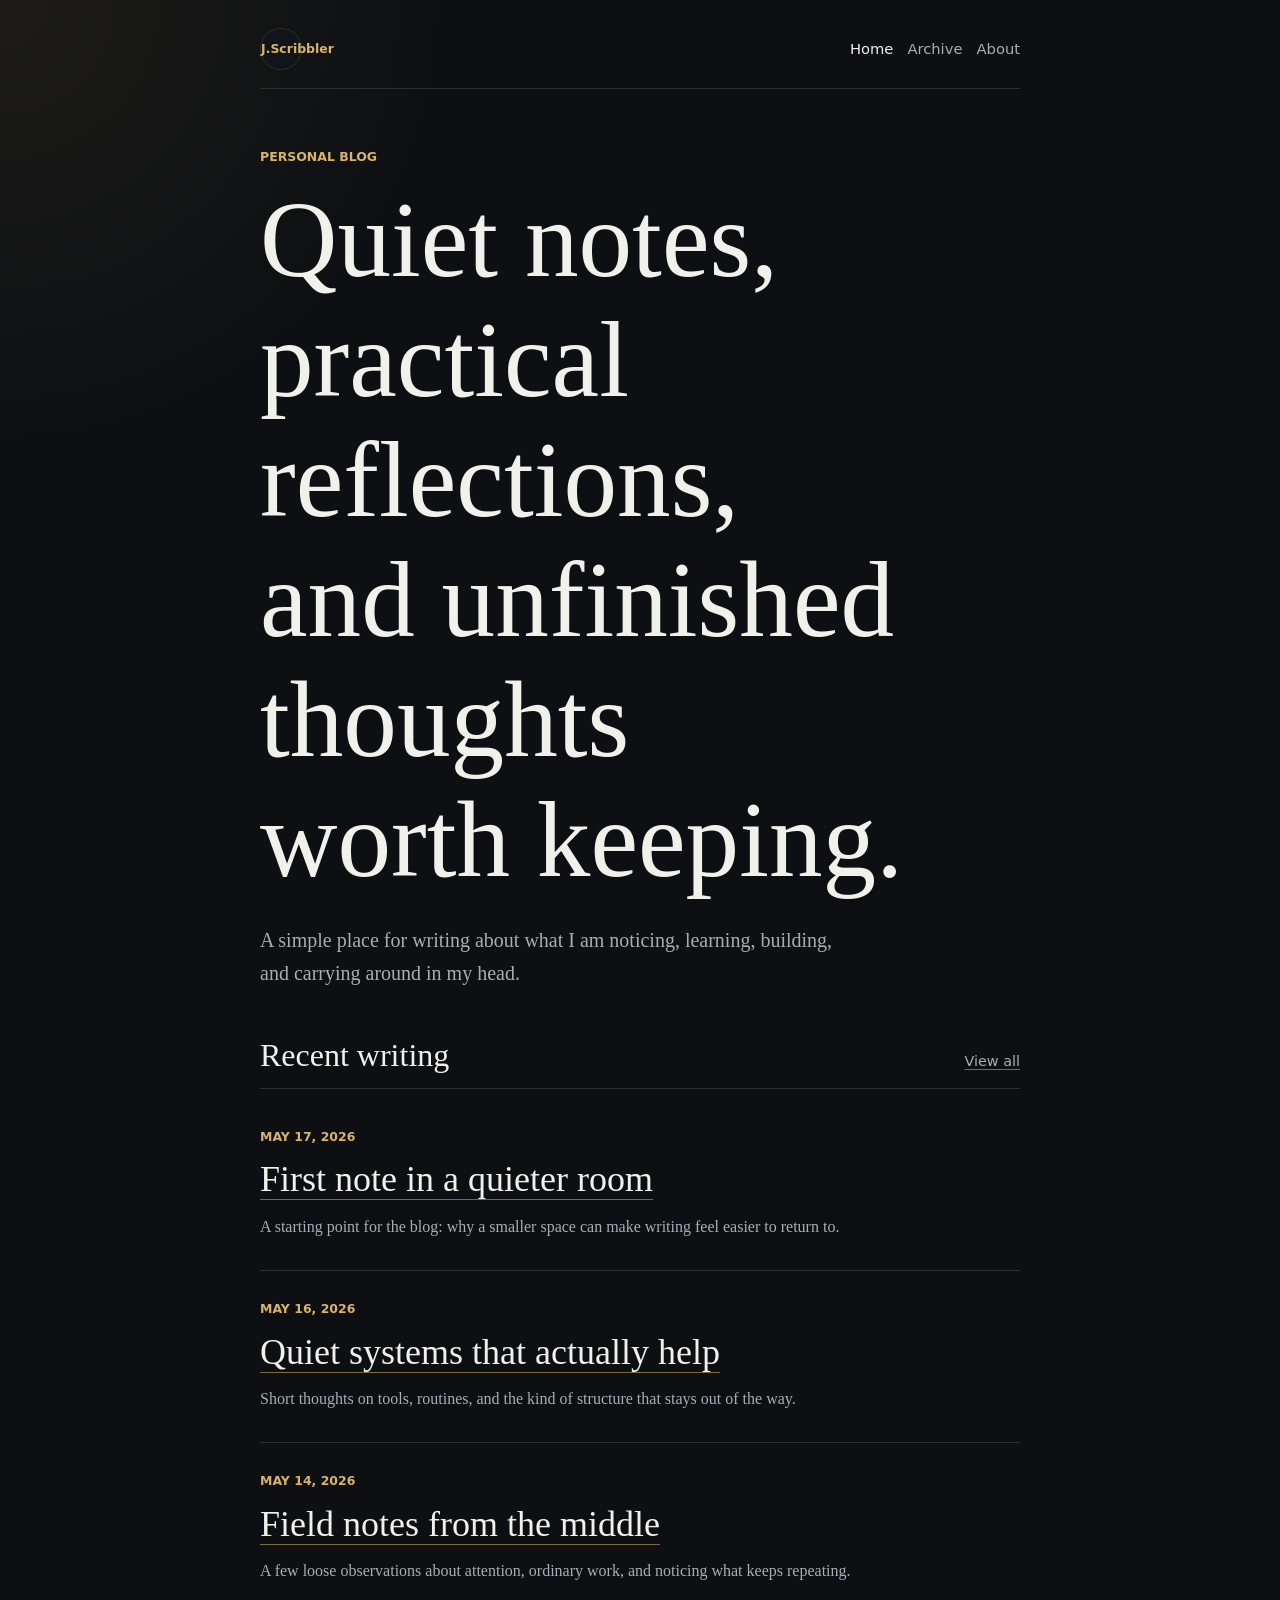
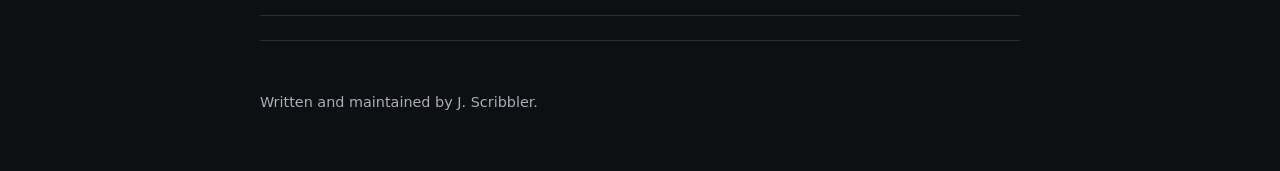
<file: index.html>
<!doctype html>
<html lang="en">
  <head>
    <meta charset="utf-8">
    <meta name="viewport" content="width=device-width, initial-scale=1">
    <meta name="description" content="A minimal personal blog for essays, notes, and field observations.">
    <title>J. Scribbler | Personal Blog</title>
    <link rel="stylesheet" href="styles.css">
  </head>
  <body>
    <header class="site-header">
      <a class="brand" href="index.html" aria-label="Home">J.Scribbler</a>
      <nav class="site-nav" aria-label="Primary navigation">
        <a aria-current="page" href="index.html">Home</a>
        <a href="archive.html">Archive</a>
        <a href="about.html">About</a>
      </nav>
    </header>

    <main>
      <section class="intro">
        <p class="eyebrow">Personal blog</p>
        <h1>Quiet notes, practical reflections, and unfinished thoughts worth keeping.</h1>
        <p class="lede">A simple place for writing about what I am noticing, learning, building, and carrying around in my head.</p>
      </section>

      <section class="post-list" aria-labelledby="recent-posts">
        <div class="section-heading">
          <h2 id="recent-posts">Recent writing</h2>
          <a href="archive.html">View all</a>
        </div>

        <article class="post-preview">
          <p class="post-meta">May 17, 2026</p>
          <h3><a href="posts/first-note.html">First note in a quieter room</a></h3>
          <p>A starting point for the blog: why a smaller space can make writing feel easier to return to.</p>
        </article>

        <article class="post-preview">
          <p class="post-meta">May 16, 2026</p>
          <h3><a href="posts/quiet-systems.html">Quiet systems that actually help</a></h3>
          <p>Short thoughts on tools, routines, and the kind of structure that stays out of the way.</p>
        </article>

        <article class="post-preview">
          <p class="post-meta">May 14, 2026</p>
          <h3><a href="posts/field-notes.html">Field notes from the middle</a></h3>
          <p>A few loose observations about attention, ordinary work, and noticing what keeps repeating.</p>
        </article>
      </section>
    </main>

    <footer class="site-footer">
      <p>Written and maintained by J. Scribbler.</p>
    </footer>
  </body>
</html>
</file>
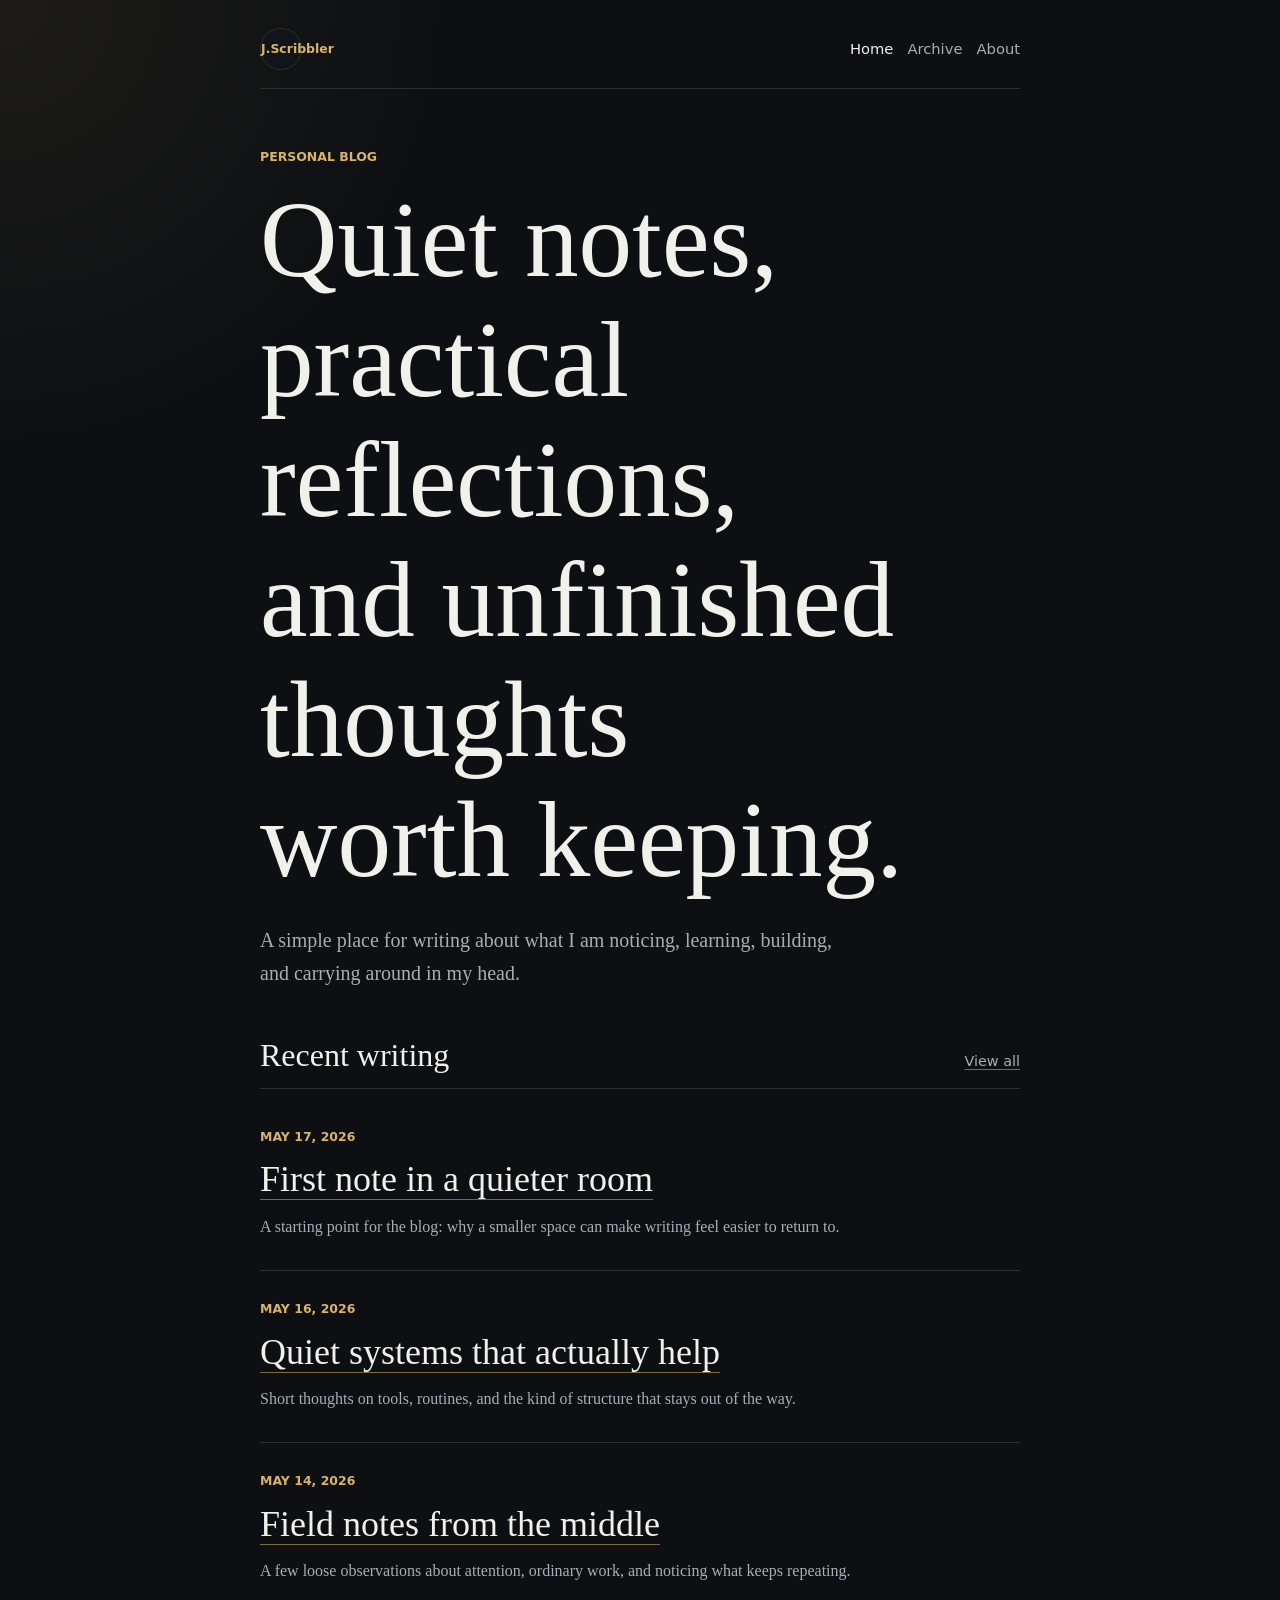
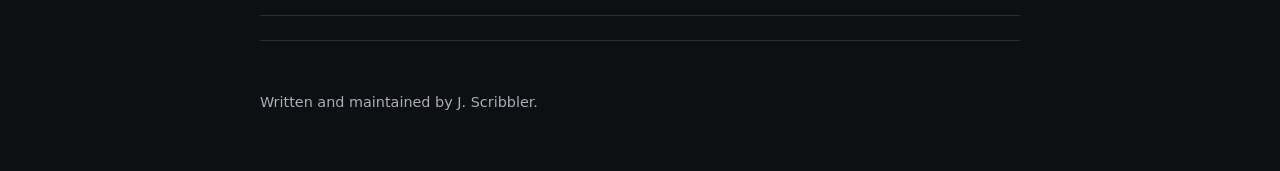
<file: home/index.html>
<!doctype html>
<html lang="en">
  <head>
    <meta charset="utf-8">
    <meta name="viewport" content="width=device-width, initial-scale=1">
    <meta http-equiv="refresh" content="0; url=../index.html">
    <title>Home | J. Man Contreras</title>
    <link rel="canonical" href="../index.html">
    <link rel="stylesheet" href="../styles.css">
  </head>
  <body>
    <main class="redirect-note">
      <p><a href="../index.html">Continue to the home page</a></p>
    </main>
  </body>
</html>
</file>
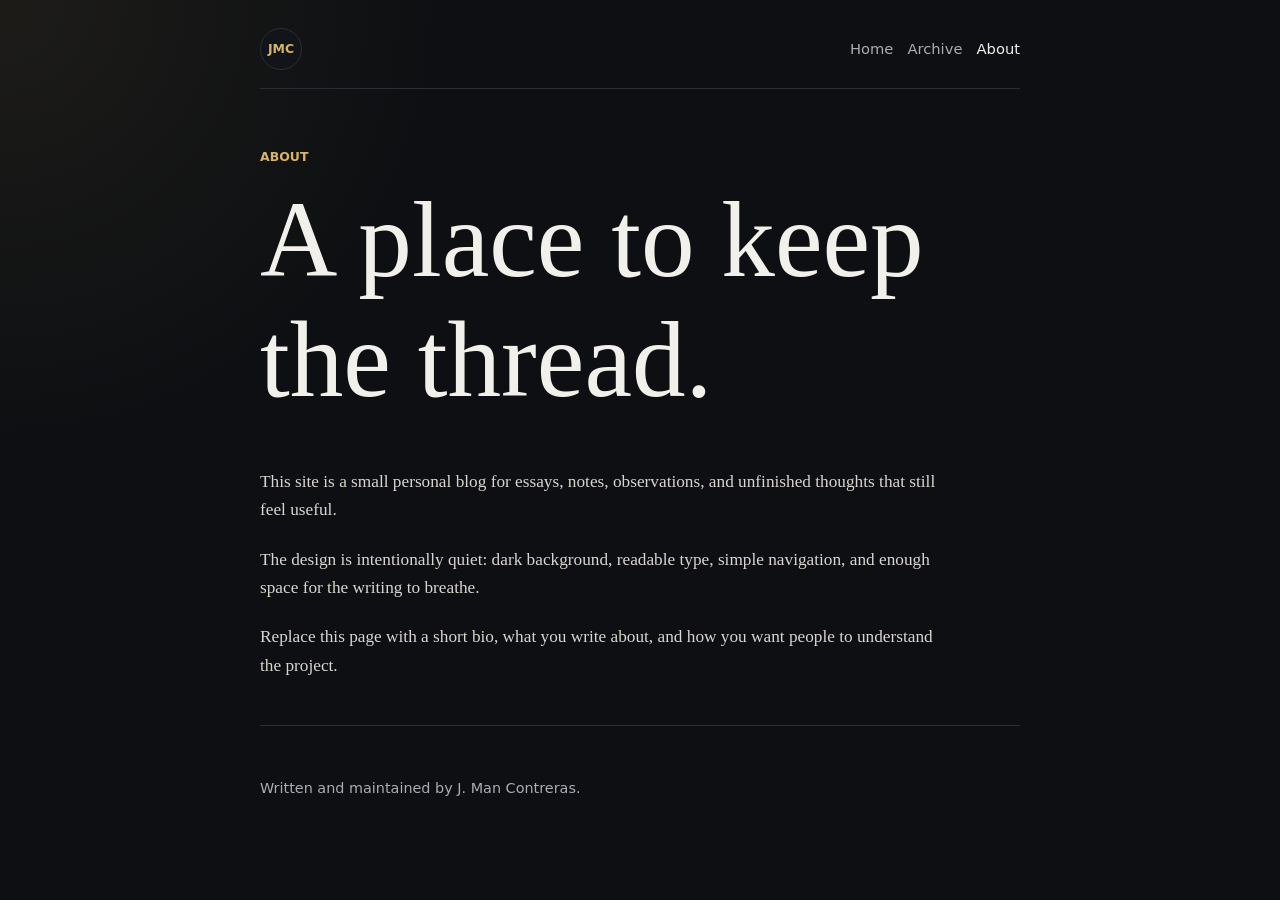
<file: about.html>
<!doctype html>
<html lang="en">
  <head>
    <meta charset="utf-8">
    <meta name="viewport" content="width=device-width, initial-scale=1">
    <meta name="description" content="About this personal writing site.">
    <title>About | J. Man Contreras</title>
    <link rel="stylesheet" href="styles.css">
  </head>
  <body>
    <header class="site-header">
      <a class="brand" href="index.html" aria-label="Home">JMC</a>
      <nav class="site-nav" aria-label="Primary navigation">
        <a href="index.html">Home</a>
        <a href="archive.html">Archive</a>
        <a aria-current="page" href="about.html">About</a>
      </nav>
    </header>

    <main>
      <section class="intro">
        <p class="eyebrow">About</p>
        <h1 class="page-title">A place to keep the thread.</h1>
      </section>

      <section class="page-copy">
        <p>This site is a small personal blog for essays, notes, observations, and unfinished thoughts that still feel useful.</p>
        <p>The design is intentionally quiet: dark background, readable type, simple navigation, and enough space for the writing to breathe.</p>
        <p>Replace this page with a short bio, what you write about, and how you want people to understand the project.</p>
      </section>
    </main>

    <footer class="site-footer">
      <p>Written and maintained by J. Man Contreras.</p>
    </footer>
  </body>
</html>
</file>
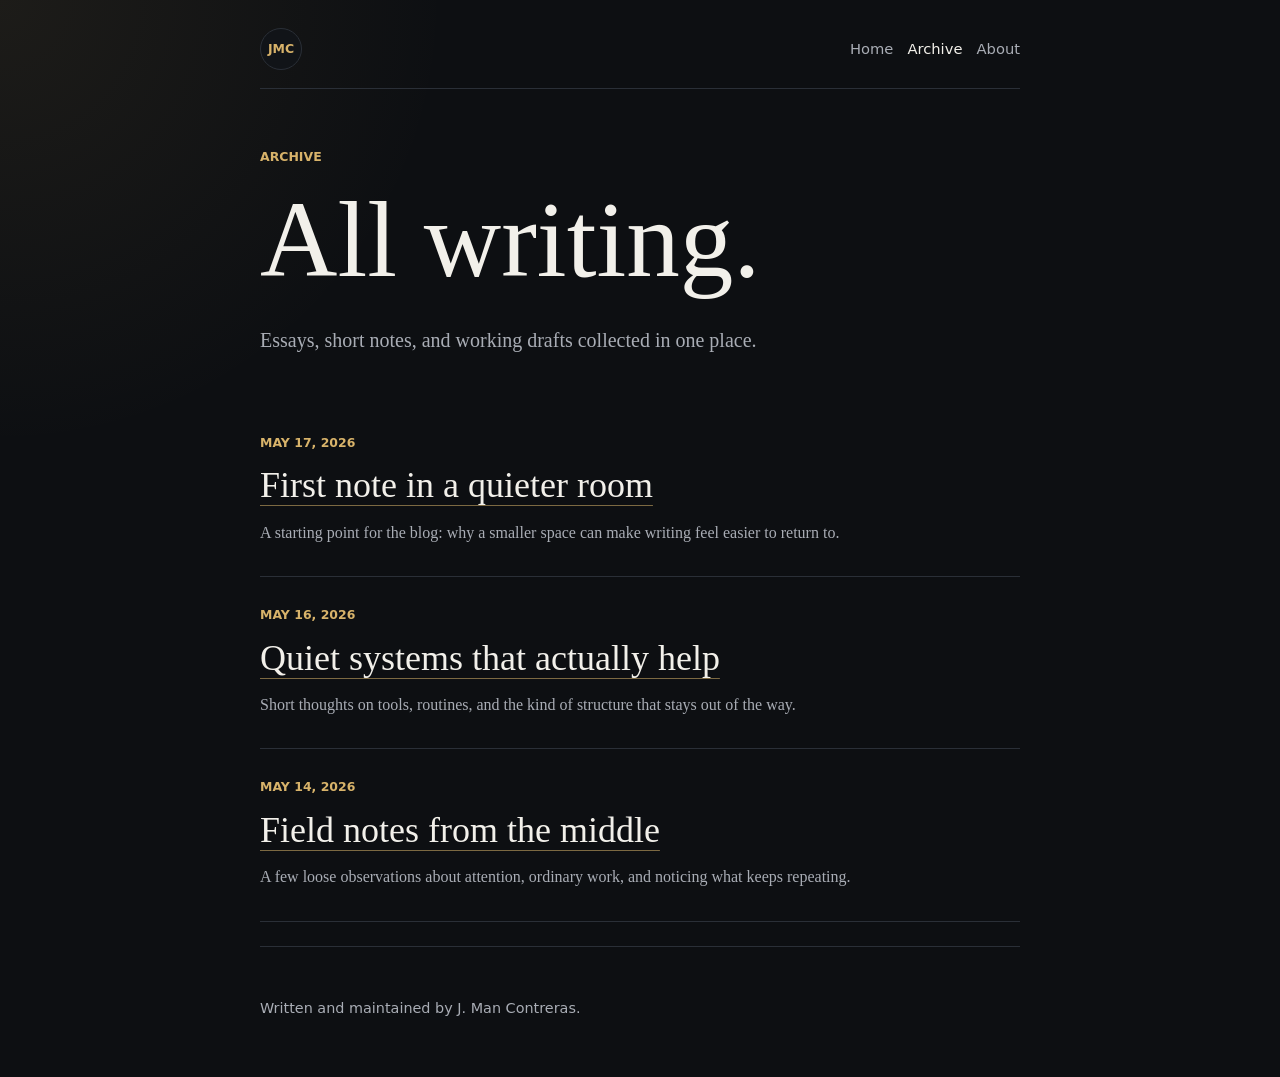
<file: archive.html>
<!doctype html>
<html lang="en">
  <head>
    <meta charset="utf-8">
    <meta name="viewport" content="width=device-width, initial-scale=1">
    <meta name="description" content="All writing from the personal blog of J. Man Contreras.">
    <title>Archive | J. Man Contreras</title>
    <link rel="stylesheet" href="styles.css">
  </head>
  <body>
    <header class="site-header">
      <a class="brand" href="index.html" aria-label="Home">JMC</a>
      <nav class="site-nav" aria-label="Primary navigation">
        <a href="index.html">Home</a>
        <a aria-current="page" href="archive.html">Archive</a>
        <a href="about.html">About</a>
      </nav>
    </header>

    <main>
      <section class="intro">
        <p class="eyebrow">Archive</p>
        <h1 class="page-title">All writing.</h1>
        <p class="lede">Essays, short notes, and working drafts collected in one place.</p>
      </section>

      <section class="post-list" aria-label="All posts">
        <article class="post-preview">
          <p class="post-meta">May 17, 2026</p>
          <h3><a href="posts/first-note.html">First note in a quieter room</a></h3>
          <p>A starting point for the blog: why a smaller space can make writing feel easier to return to.</p>
        </article>

        <article class="post-preview">
          <p class="post-meta">May 16, 2026</p>
          <h3><a href="posts/quiet-systems.html">Quiet systems that actually help</a></h3>
          <p>Short thoughts on tools, routines, and the kind of structure that stays out of the way.</p>
        </article>

        <article class="post-preview">
          <p class="post-meta">May 14, 2026</p>
          <h3><a href="posts/field-notes.html">Field notes from the middle</a></h3>
          <p>A few loose observations about attention, ordinary work, and noticing what keeps repeating.</p>
        </article>
      </section>
    </main>

    <footer class="site-footer">
      <p>Written and maintained by J. Man Contreras.</p>
    </footer>
  </body>
</html>
</file>
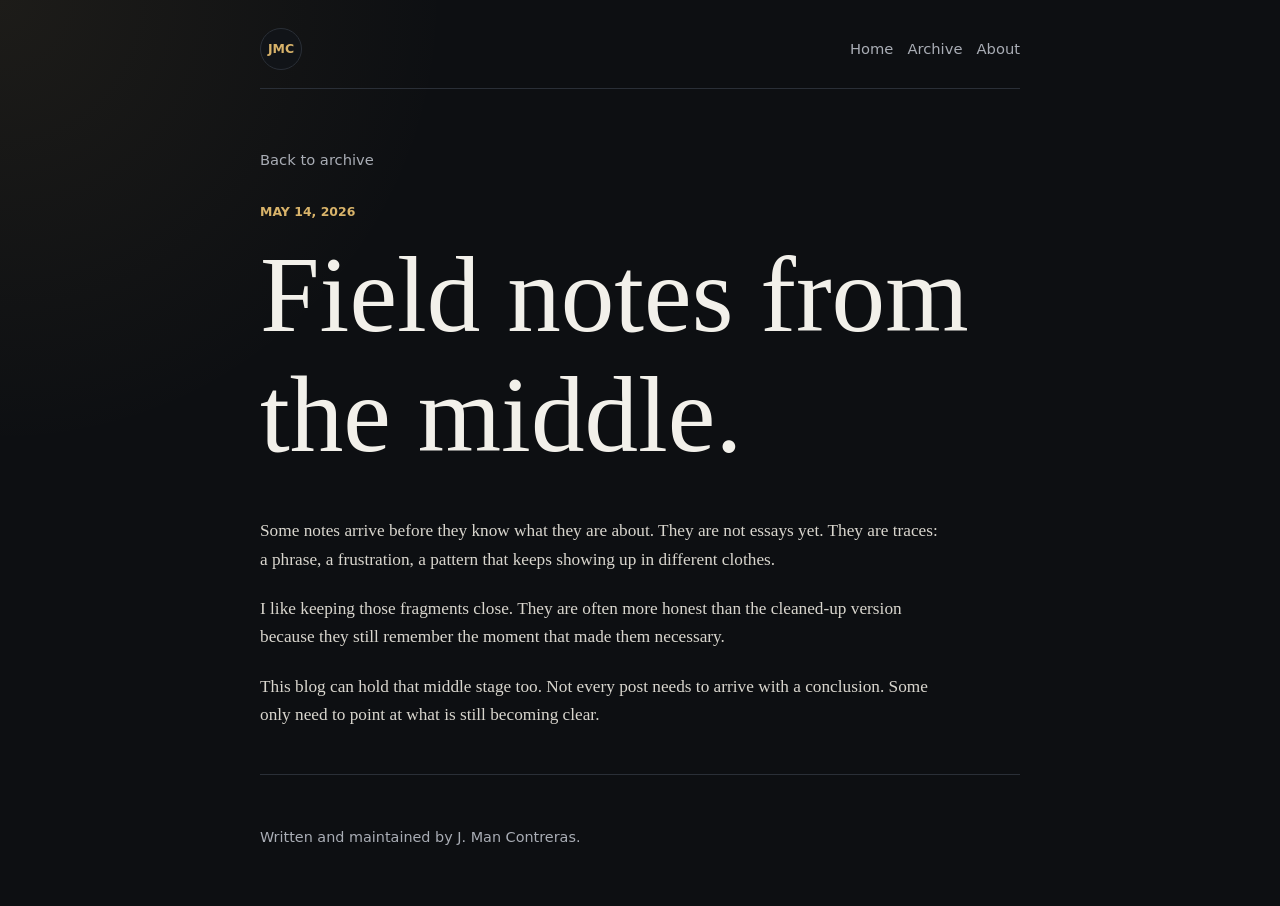
<file: posts/field-notes.html>
<!doctype html>
<html lang="en">
  <head>
    <meta charset="utf-8">
    <meta name="viewport" content="width=device-width, initial-scale=1">
    <meta name="description" content="A sample field-notes style post for the personal blog.">
    <title>Field notes from the middle | J. Man Contreras</title>
    <link rel="stylesheet" href="../styles.css">
  </head>
  <body>
    <header class="site-header">
      <a class="brand" href="../index.html" aria-label="Home">JMC</a>
      <nav class="site-nav" aria-label="Primary navigation">
        <a href="../index.html">Home</a>
        <a href="../archive.html">Archive</a>
        <a href="../about.html">About</a>
      </nav>
    </header>

    <main>
      <a class="back-link" href="../archive.html">Back to archive</a>
      <article>
        <p class="kicker">May 14, 2026</p>
        <h1 class="post-title">Field notes from the middle.</h1>

        <div class="post-body">
          <p>Some notes arrive before they know what they are about. They are not essays yet. They are traces: a phrase, a frustration, a pattern that keeps showing up in different clothes.</p>
          <p>I like keeping those fragments close. They are often more honest than the cleaned-up version because they still remember the moment that made them necessary.</p>
          <p>This blog can hold that middle stage too. Not every post needs to arrive with a conclusion. Some only need to point at what is still becoming clear.</p>
        </div>
      </article>
    </main>

    <footer class="site-footer">
      <p>Written and maintained by J. Man Contreras.</p>
    </footer>
  </body>
</html>
</file>
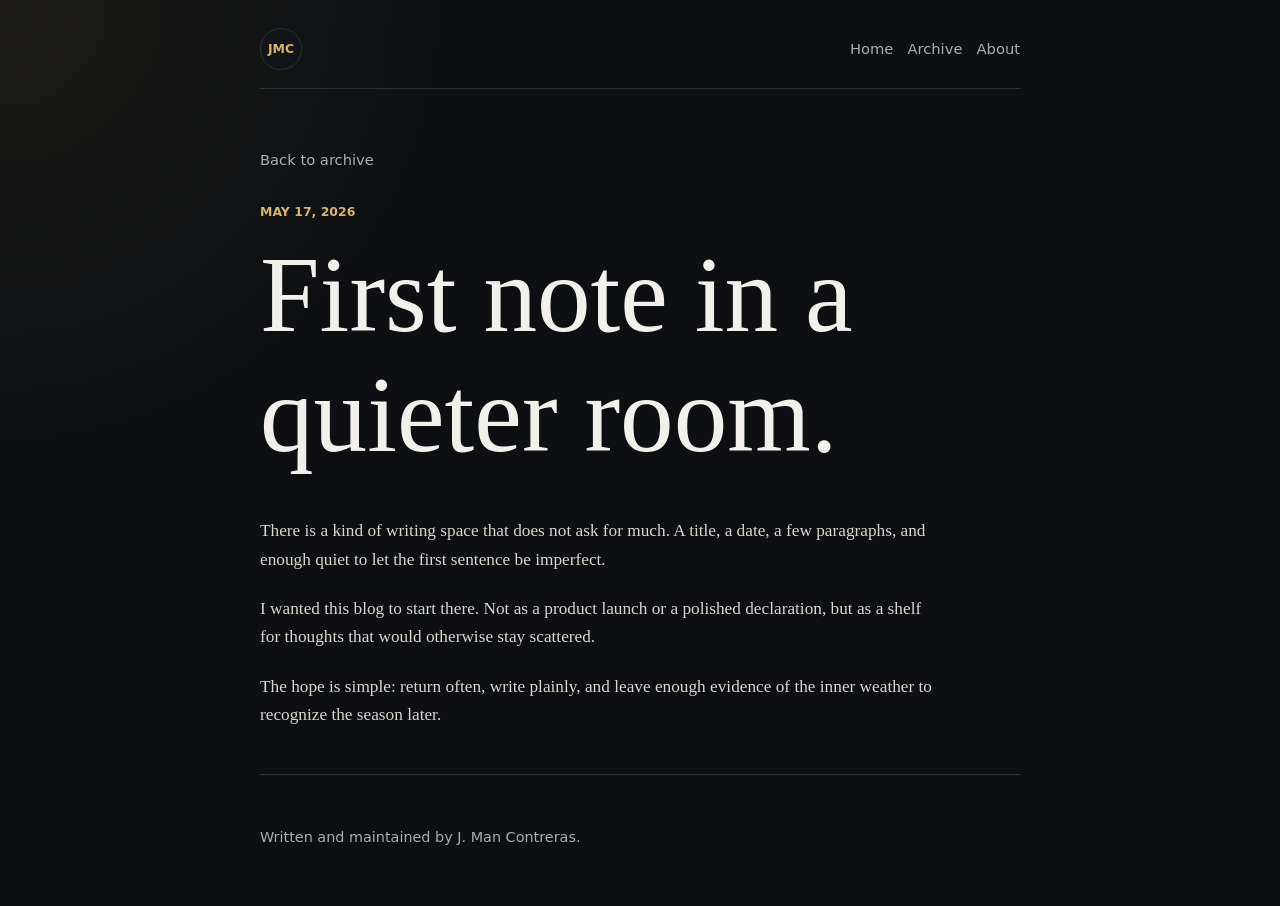
<file: posts/first-note.html>
<!doctype html>
<html lang="en">
  <head>
    <meta charset="utf-8">
    <meta name="viewport" content="width=device-width, initial-scale=1">
    <meta name="description" content="A first sample post for the personal blog.">
    <title>First note in a quieter room | J. Man Contreras</title>
    <link rel="stylesheet" href="../styles.css">
  </head>
  <body>
    <header class="site-header">
      <a class="brand" href="../index.html" aria-label="Home">JMC</a>
      <nav class="site-nav" aria-label="Primary navigation">
        <a href="../index.html">Home</a>
        <a href="../archive.html">Archive</a>
        <a href="../about.html">About</a>
      </nav>
    </header>

    <main>
      <a class="back-link" href="../archive.html">Back to archive</a>
      <article>
        <p class="kicker">May 17, 2026</p>
        <h1 class="post-title">First note in a quieter room.</h1>

        <div class="post-body">
          <p>There is a kind of writing space that does not ask for much. A title, a date, a few paragraphs, and enough quiet to let the first sentence be imperfect.</p>
          <p>I wanted this blog to start there. Not as a product launch or a polished declaration, but as a shelf for thoughts that would otherwise stay scattered.</p>
          <p>The hope is simple: return often, write plainly, and leave enough evidence of the inner weather to recognize the season later.</p>
        </div>
      </article>
    </main>

    <footer class="site-footer">
      <p>Written and maintained by J. Man Contreras.</p>
    </footer>
  </body>
</html>
</file>
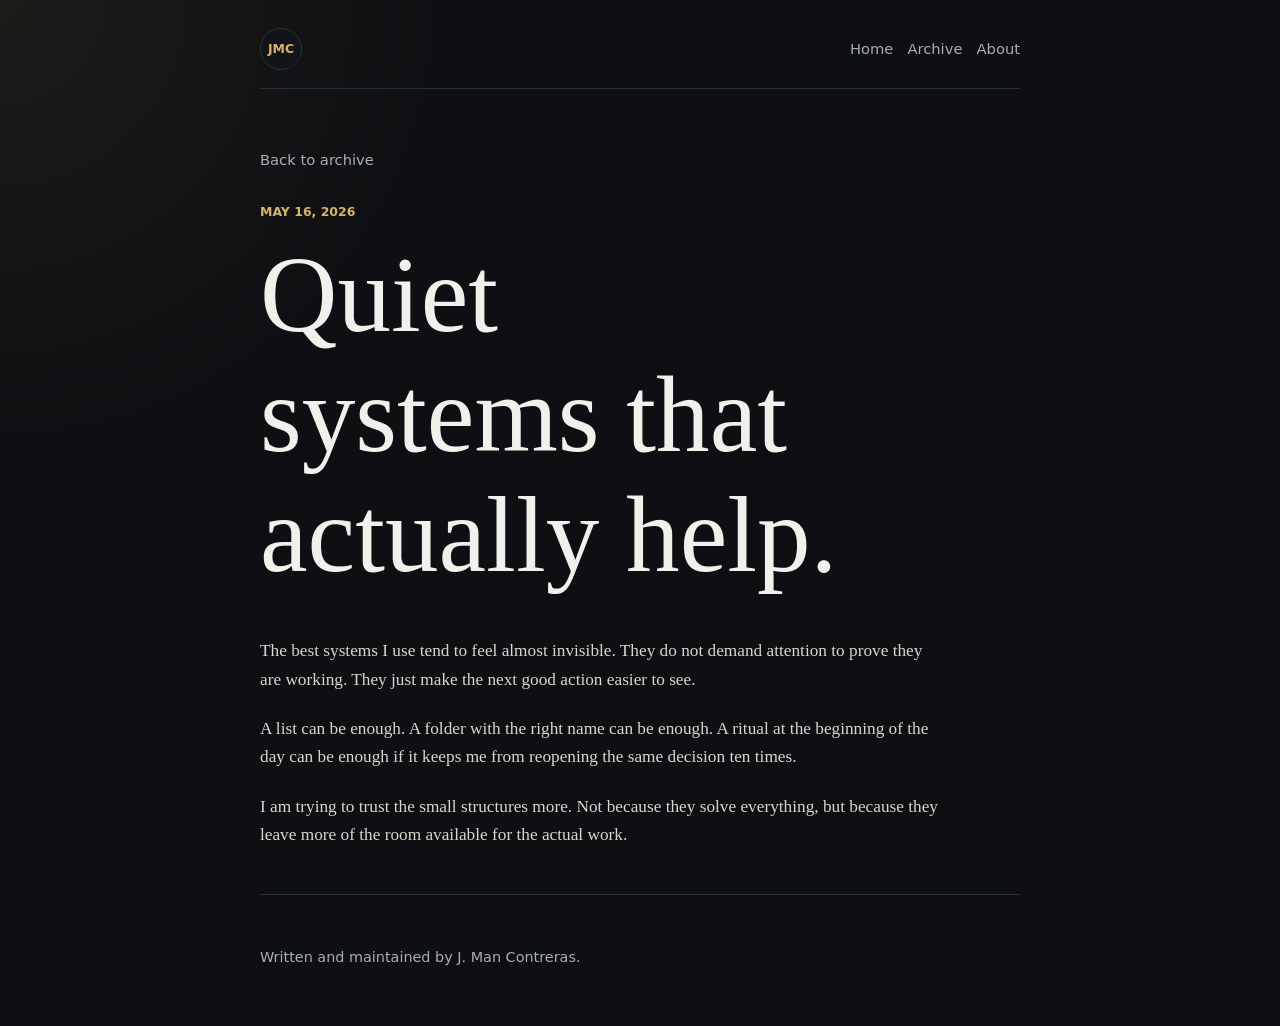
<file: posts/quiet-systems.html>
<!doctype html>
<html lang="en">
  <head>
    <meta charset="utf-8">
    <meta name="viewport" content="width=device-width, initial-scale=1">
    <meta name="description" content="A sample post about quiet systems and personal tools.">
    <title>Quiet systems that actually help | J. Man Contreras</title>
    <link rel="stylesheet" href="../styles.css">
  </head>
  <body>
    <header class="site-header">
      <a class="brand" href="../index.html" aria-label="Home">JMC</a>
      <nav class="site-nav" aria-label="Primary navigation">
        <a href="../index.html">Home</a>
        <a href="../archive.html">Archive</a>
        <a href="../about.html">About</a>
      </nav>
    </header>

    <main>
      <a class="back-link" href="../archive.html">Back to archive</a>
      <article>
        <p class="kicker">May 16, 2026</p>
        <h1 class="post-title">Quiet systems that actually help.</h1>

        <div class="post-body">
          <p>The best systems I use tend to feel almost invisible. They do not demand attention to prove they are working. They just make the next good action easier to see.</p>
          <p>A list can be enough. A folder with the right name can be enough. A ritual at the beginning of the day can be enough if it keeps me from reopening the same decision ten times.</p>
          <p>I am trying to trust the small structures more. Not because they solve everything, but because they leave more of the room available for the actual work.</p>
        </div>
      </article>
    </main>

    <footer class="site-footer">
      <p>Written and maintained by J. Man Contreras.</p>
    </footer>
  </body>
</html>
</file>
<file: styles.css>
:root {
  color-scheme: dark;
  --bg: #0d0f12;
  --panel-soft: #111418;
  --text: #f2f0ea;
  --muted: #a9adb5;
  --line: #2a2f37;
  --accent: #d8b36a;
  --max: 760px;
}

* {
  box-sizing: border-box;
}

html {
  min-height: 100%;
}

body {
  min-height: 100%;
  margin: 0;
  background:
    radial-gradient(circle at top left, rgba(216, 179, 106, 0.08), transparent 28rem),
    var(--bg);
  color: var(--text);
  font-family: ui-serif, Georgia, Cambria, "Times New Roman", Times, serif;
  line-height: 1.65;
}

a {
  color: inherit;
  text-decoration-color: rgba(216, 179, 106, 0.55);
  text-underline-offset: 0.22em;
}

a:hover {
  color: var(--accent);
}

.site-header,
main,
.site-footer {
  width: min(var(--max), calc(100% - 40px));
  margin-inline: auto;
}

.site-header {
  display: flex;
  align-items: center;
  justify-content: space-between;
  gap: 20px;
  padding: 28px 0 18px;
  border-bottom: 1px solid var(--line);
}

.brand {
  display: inline-grid;
  width: 42px;
  height: 42px;
  place-items: center;
  border: 1px solid var(--line);
  border-radius: 50%;
  background: var(--panel-soft);
  color: var(--accent);
  font-family: ui-sans-serif, system-ui, -apple-system, BlinkMacSystemFont, "Segoe UI", sans-serif;
  font-size: 0.78rem;
  font-weight: 700;
  letter-spacing: 0;
  text-decoration: none;
}

.site-nav {
  display: flex;
  flex-wrap: wrap;
  justify-content: flex-end;
  gap: 14px;
  color: var(--muted);
  font-family: ui-sans-serif, system-ui, -apple-system, BlinkMacSystemFont, "Segoe UI", sans-serif;
  font-size: 0.92rem;
}

.site-nav a {
  text-decoration: none;
}

.site-nav a[aria-current="page"],
.site-nav a:hover {
  color: var(--text);
}

main {
  padding: 58px 0 24px;
}

.intro {
  padding-bottom: 48px;
}

.eyebrow,
.post-meta,
.kicker {
  margin: 0 0 12px;
  color: var(--accent);
  font-family: ui-sans-serif, system-ui, -apple-system, BlinkMacSystemFont, "Segoe UI", sans-serif;
  font-size: 0.78rem;
  font-weight: 700;
  letter-spacing: 0;
  text-transform: uppercase;
}

h1,
h2,
h3 {
  margin: 0;
  line-height: 1.12;
  text-wrap: balance;
}

h1 {
  max-width: 12ch;
  font-size: clamp(3rem, 11vw, 6.7rem);
  font-weight: 500;
}

.page-title {
  max-width: 13ch;
}

.post-title {
  max-width: 14ch;
}

h2 {
  font-size: clamp(1.5rem, 3vw, 2rem);
  font-weight: 500;
}

h3 {
  font-size: clamp(1.45rem, 3.5vw, 2.25rem);
  font-weight: 500;
}

.lede {
  max-width: 590px;
  margin: 24px 0 0;
  color: var(--muted);
  font-size: clamp(1.05rem, 2vw, 1.25rem);
}

.section-heading {
  display: flex;
  align-items: baseline;
  justify-content: space-between;
  gap: 20px;
  margin-bottom: 10px;
  padding-bottom: 14px;
  border-bottom: 1px solid var(--line);
}

.section-heading a {
  color: var(--muted);
  font-family: ui-sans-serif, system-ui, -apple-system, BlinkMacSystemFont, "Segoe UI", sans-serif;
  font-size: 0.9rem;
}

.post-list {
  display: grid;
}

.post-preview {
  padding: 28px 0 30px;
  border-bottom: 1px solid var(--line);
}

.post-preview h3 a {
  text-decoration-thickness: 1px;
}

.post-preview p:last-child {
  max-width: 610px;
  margin: 14px 0 0;
  color: var(--muted);
}

.page-copy,
.post-body {
  max-width: 680px;
}

.page-copy p,
.post-body p {
  margin: 0 0 1.3rem;
  color: #d9d6ce;
  font-size: 1.08rem;
}

.post-body {
  margin-top: 42px;
}

.post-body h2 {
  margin: 2.2rem 0 1rem;
}

.back-link {
  display: inline-block;
  margin-bottom: 30px;
  color: var(--muted);
  font-family: ui-sans-serif, system-ui, -apple-system, BlinkMacSystemFont, "Segoe UI", sans-serif;
  font-size: 0.92rem;
  text-decoration: none;
}

.site-footer {
  padding: 36px 0 42px;
  border-top: 1px solid var(--line);
  color: var(--muted);
  font-family: ui-sans-serif, system-ui, -apple-system, BlinkMacSystemFont, "Segoe UI", sans-serif;
  font-size: 0.9rem;
}

.redirect-note {
  min-height: 50vh;
  display: grid;
  place-items: center;
}

@media (max-width: 560px) {
  .site-header {
    align-items: flex-start;
  }

  .site-nav {
    gap: 10px 12px;
  }

  main {
    padding-top: 42px;
  }

  h1 {
    font-size: clamp(2.6rem, 16vw, 4.8rem);
  }
}
</file>
